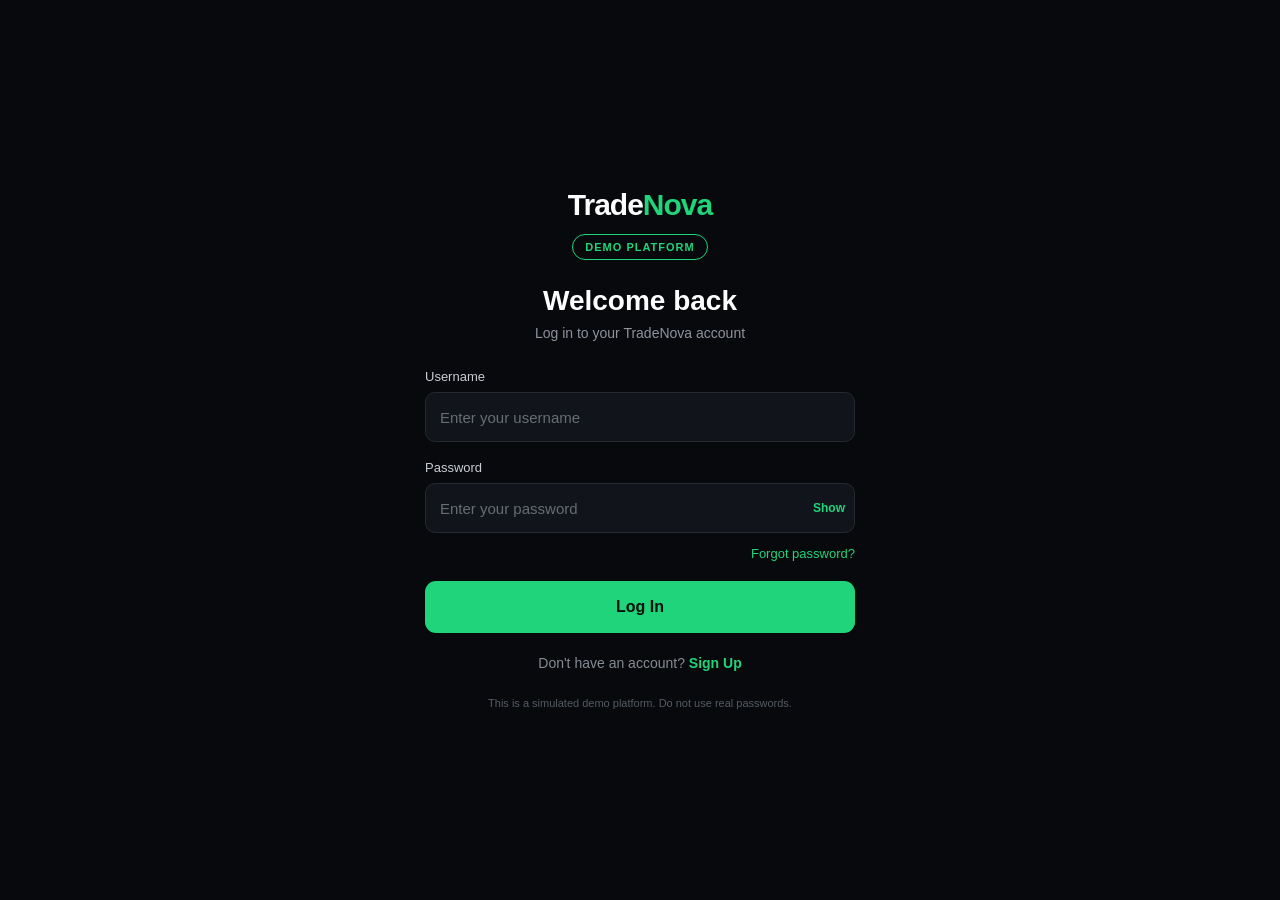
<file: index.html>
<!DOCTYPE html>
<html lang="en">
<head>
    <meta charset="UTF-8">
    <meta name="viewport" content="width=device-width, initial-scale=1.0">
    <title>TradeNova - Welcome</title>

    <meta http-equiv="refresh" content="0; url=login.html">
</head>
<body>
    <p>Welcome to TradeNova Demo...</p>
    <p><a href="login.html">Continue to Login</a></p>
</body>
</html>
</file>
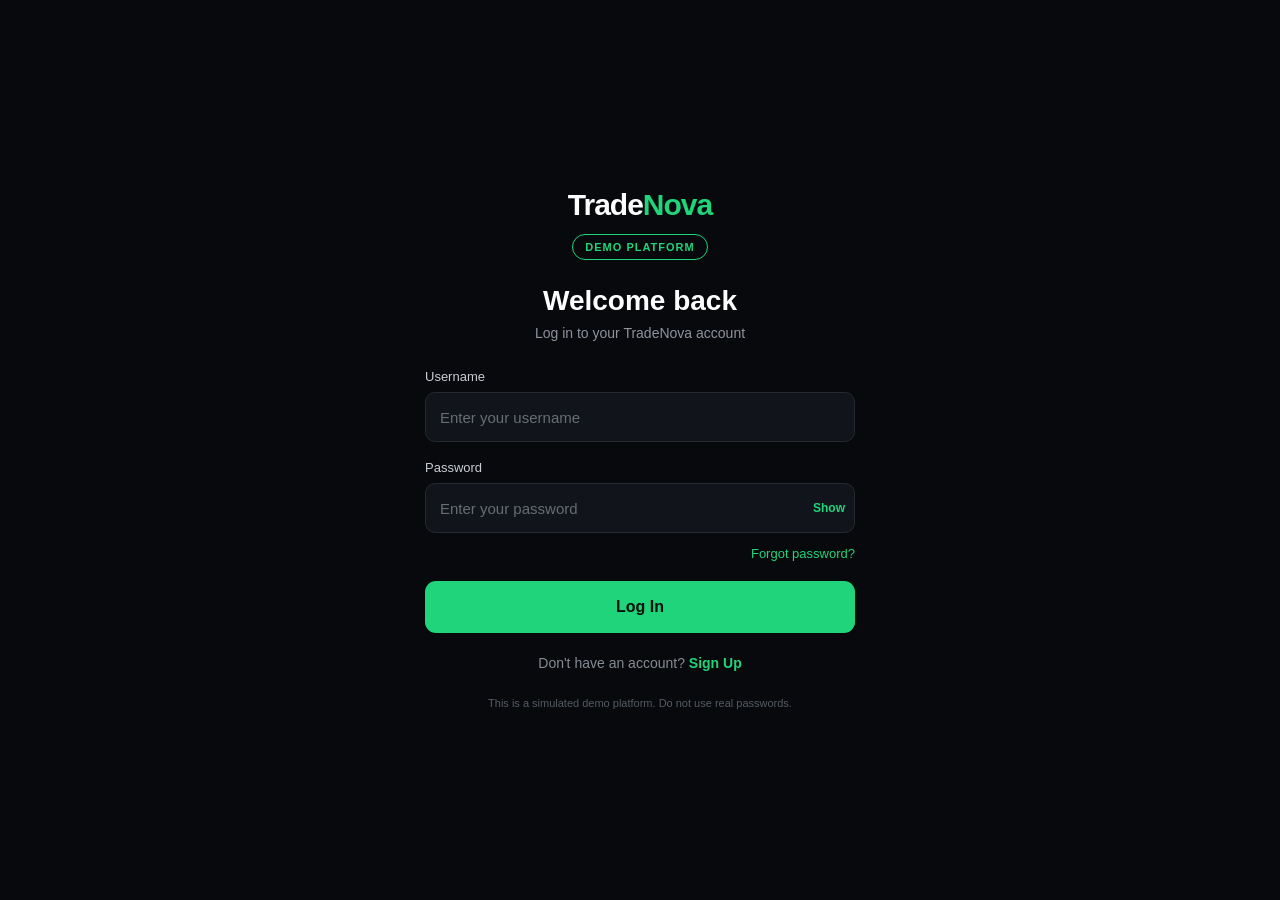
<file: dashboard.html>
<!DOCTYPE html>
<html lang="en">
<head>
    <meta charset="UTF-8">
    <meta name="viewport" content="width=device-width, initial-scale=1.0">

    <title>TradeNova Dashboard</title>

    <script>
        if (localStorage.getItem("demoLoggedIn") !== "true") {
            window.location.replace("./login.html");
        }
    </script>
</head>


<body>

<div class="phone">

    <header>
        <div class="logo">
            <span>↗</span>
            TradeNova
        </div>

        <div class="header-icons">
            🔔
            👤
        </div>
    </header>

    <main>

        <div class="demo-label">
            DEMO ACCOUNT
        </div>

        <section class="balance-card">
            <p>Demo Balance</p>

            <h1>$10,000.00</h1>

            <span>+2.41% today</span>
        </section>

        <div class="quick-actions">

            <button class="deposit">
                ＋ Deposit
            </button>

            <button>
                ⇩ Withdraw
            </button>

            <button>
                ⇄ Trade
            </button>

        </div>

        <section class="market-card">

            <div class="market-top">

                <div>
                    <small>BTC / USDT</small>

                    <h2 id="btcPrice">
                        $68,421.32
                    </h2>
                </div>

                <strong id="percentage">
                    +2.41%
                </strong>

            </div>

            <div class="chart">

                <div class="grid"></div>

                <canvas id="candleChart"></canvas>

            </div>

            <div class="time-buttons">

                <button>1m</button>
                <button>5m</button>

                <button class="active">
                    15m
                </button>

                <button>1h</button>
                <button>4h</button>
                <button>1d</button>

            </div>

        </section>


        <h3>Markets</h3>


        <div class="coin">

            <div class="coin-icon btc">
                ₿
            </div>

            <div>
                <b>BTC/USDT</b>
                <small>Bitcoin</small>
            </div>

            <div class="price">

                <span id="btcMarketPrice">
                    $68,421.32
                </span>

                <span>
                    +2.41%
                </span>

            </div>

        </div>


        <div class="coin">

            <div class="coin-icon eth">
                Ξ
            </div>

            <div>
                <b>ETH/USDT</b>
                <small>Ethereum</small>
            </div>

            <div class="price">
                $3,245.17

                <span>
                    +1.82%
                </span>
            </div>

        </div>


        <div class="coin">

            <div class="coin-icon sol">
                S
            </div>

            <div>
                <b>SOL/USDT</b>
                <small>Solana</small>
            </div>

            <div class="price">
                $162.34

                <span>
                    +3.12%
                </span>
            </div>

        </div>

    </main>


    <nav class="bottom-nav">

        <a class="selected">
            ⌂
            <small>Home</small>
        </a>

        <a>
            ▥
            <small>Markets</small>
        </a>

        <a>
            ⇄
            <small>Trade</small>
        </a>

        <a>
            ▣
            <small>Wallet</small>
        </a>

        <a>
            ●
            <small>Profile</small>
        </a>

    </nav>

</div>


<script>

const canvas = document.getElementById("candleChart");

const ctx = canvas.getContext("2d");

let candles = [];

let price = 68421.32;


/* Generate random number */

function random(min, max) {

    return Math.random() * (max - min) + min;

}


/* Create candle */

function createCandle() {

    const open = price;

    const movement = random(-500, 500);

    const close = open + movement;

    const high =
        Math.max(open, close)
        + random(50, 250);

    const low =
        Math.min(open, close)
        - random(50, 250);

    price = close;

    return {
        open: open,
        close: close,
        high: high,
        low: low
    };

}


/* Starting candles */

for (let i = 0; i < 40; i++) {

    candles.push(createCandle());

}


/* Draw chart */

function drawChart() {

    const width = canvas.clientWidth;

    const height = canvas.clientHeight;

    const ratio = window.devicePixelRatio || 1;

    canvas.width = width * ratio;

    canvas.height = height * ratio;

    ctx.setTransform(
        ratio,
        0,
        0,
        ratio,
        0,
        0
    );

    ctx.clearRect(
        0,
        0,
        width,
        height
    );


    let highest = Math.max(
        ...candles.map(c => c.high)
    );

    let lowest = Math.min(
        ...candles.map(c => c.low)
    );


    const range = highest - lowest;


    highest += range * 0.1;

    lowest -= range * 0.1;


    const spacing =
        width / candles.length;

    const candleWidth =
        Math.max(3, spacing * 0.55);


    candles.forEach((candle, i) => {

        const x =
            i * spacing + spacing / 2;


        const yHigh =
            height -
            ((candle.high - lowest) /
            (highest - lowest)) *
            height;


        const yLow =
            height -
            ((candle.low - lowest) /
            (highest - lowest)) *
            height;


        const yOpen =
            height -
            ((candle.open - lowest) /
            (highest - lowest)) *
            height;


        const yClose =
            height -
            ((candle.close - lowest) /
            (highest - lowest)) *
            height;


        const bullish =
            candle.close >= candle.open;


        const candleColor =
            bullish
            ? "#16e89a"
            : "#ff4757";


        /* Wick */

        ctx.beginPath();

        ctx.moveTo(x, yHigh);

        ctx.lineTo(x, yLow);

        ctx.strokeStyle = candleColor;

        ctx.lineWidth = 1;

        ctx.stroke();


        /* Body */

        const top =
            Math.min(yOpen, yClose);

        const bottom =
            Math.max(yOpen, yClose);


        const bodyHeight =
            Math.max(2, bottom - top);


        ctx.fillStyle = candleColor;


        ctx.fillRect(
            x - candleWidth / 2,
            top,
            candleWidth,
            bodyHeight
        );

    });

}


/* Add new candle */

function newCandle() {

    candles.push(
        createCandle()
    );


    if (candles.length > 40) {

        candles.shift();

    }


    drawChart();


    document.getElementById(
        "btcPrice"
    ).textContent =
        "$" +
        price.toLocaleString(
            "en-US",
            {
                minimumFractionDigits: 2,
                maximumFractionDigits: 2
            }
        );


    document.getElementById(
        "btcMarketPrice"
    ).textContent =
        "$" +
        price.toLocaleString(
            "en-US",
            {
                minimumFractionDigits: 2,
                maximumFractionDigits: 2
            }
        );

}


/* Draw immediately */

drawChart();


/* New candle every 1.5 seconds */

setInterval(
    newCandle,
    1500
);


/* Redraw when window changes */

window.addEventListener(
    "resize",
    drawChart
);


/* Deposit button */

document
    .querySelector(".deposit")
    .addEventListener(
        "click",
        function() {

            alert(
                "Demo support chat will open here."
            );

        }
    );

</script>
<div style="text-align:center; padding:20px;">
    <button
        id="logoutButton"
        style="
            background:#20252d;
            color:#ffffff;
            border:1px solid #20d47b;
            padding:12px 30px;
            border-radius:10px;
            font-size:15px;
            font-weight:bold;
            cursor:pointer;
        "
    >
        Log Out
    </button>
</div>

<script>
    document.getElementById("logoutButton").addEventListener("click", function () {
        localStorage.removeItem("demoLoggedIn");
        window.location.replace("./login.html");
    });
</script>

</body>

</html>
</file>
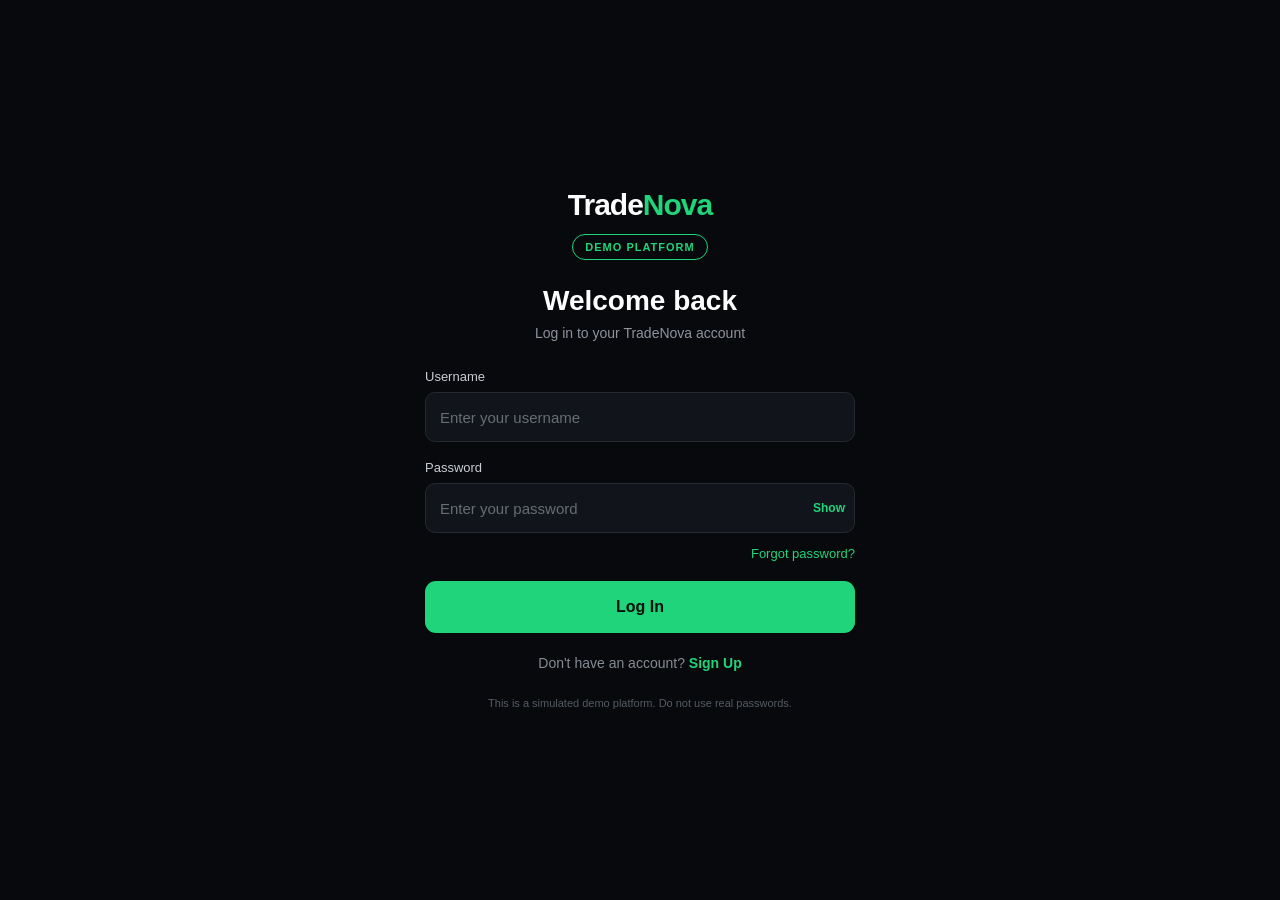
<file: login.html>
<!DOCTYPE html>
<html lang="en">
<head>
    <meta charset="UTF-8">
    <meta name="viewport" content="width=device-width, initial-scale=1.0">

    <title>Login - TradeNova</title>

    <link rel="stylesheet" href="login.css">
</head>

<body>

    <div class="login-container">

        <div class="logo">
            Trade<span>Nova</span>
        </div>

        <div class="demo-badge">
            DEMO PLATFORM
        </div>

        <h1>Welcome back</h1>

        <p class="subtitle">
            Log in to your TradeNova account
        </p>


        <form id="loginForm">

            <!-- Username -->
            <div class="input-group">

                <label for="username">
                    Username
                </label>

                <input
                    type="text"
                    id="username"
                    name="username"
                    placeholder="Enter your username"
                    autocomplete="username"
                    required
                >

            </div>


            <!-- Password -->
            <div class="input-group">

                <label for="password">
                    Password
                </label>

                <div class="password-box">

                    <input
                        type="password"
                        id="password"
                        name="password"
                        placeholder="Enter your password"
                        autocomplete="current-password"
                        required
                    >

                    <button
                        type="button"
                        id="showPassword"
                    >
                        Show
                    </button>

                </div>

            </div>


            <a href="#" class="forgot-password">
                Forgot password?
            </a>


            <button
                type="submit"
                class="login-button"
            >
                Log In
            </button>

        </form>


        <p class="signup-text">

            Don't have an account?

            <a href="signup.html">
                Sign Up
            </a>

        </p>


        <p class="demo-note">
            This is a simulated demo platform.
            Do not use real passwords.
        </p>

    </div>


    <script src="login.js"></script>

</body>
</html>
</file>
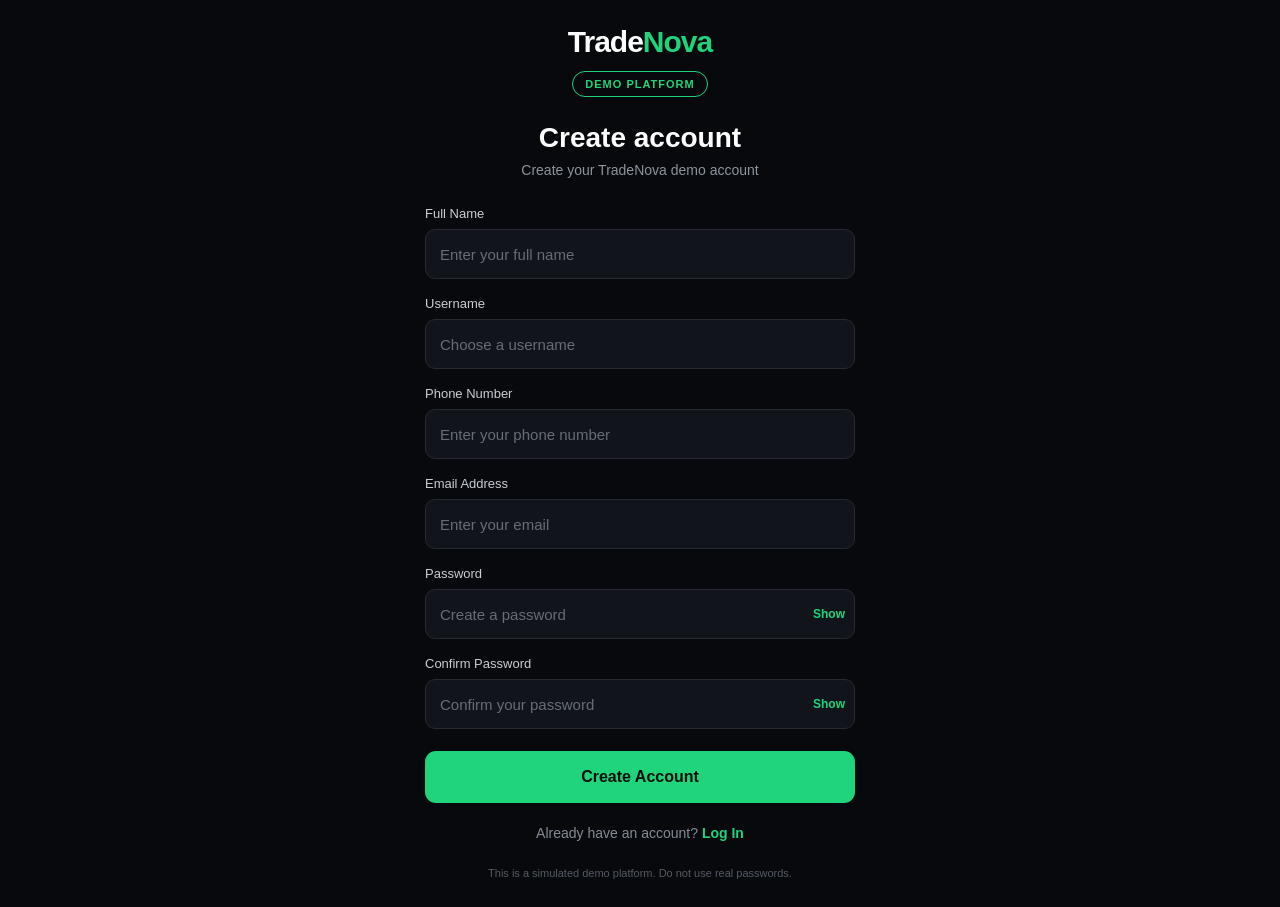
<file: signup.html>
<!DOCTYPE html>
<html lang="en">
<head>
    <meta charset="UTF-8">
    <meta name="viewport" content="width=device-width, initial-scale=1.0">
    <title>Create Account - TradeNova</title>

    <link rel="stylesheet" href="signup.css">
</head>

<body>

    <div class="signup-container">

        <div class="logo">
            Trade<span>Nova</span>
        </div>

        <div class="demo-badge">
            DEMO PLATFORM
        </div>

        <h1>Create account</h1>
        <p class="subtitle">Create your TradeNova demo account</p>

        <form id="signupForm">

            <div class="input-group">
                <label for="fullName">Full Name</label>
                <input
                    type="text"
                    id="fullName"
                    name="name"
                    placeholder="Enter your full name"
                    autocomplete="name"
                    required
                >
            </div>

            <div class="input-group">
                <label for="username">Username</label>
                <input
                    type="text"
                    id="username"
                    name="username"
                    placeholder="Choose a username"
                    autocomplete="username"
                    required
                >
            </div>

            <div class="input-group">
                <label for="phone">Phone Number</label>
                <input
                    type="tel"
                    id="phone"
                    name="phone"
                    placeholder="Enter your phone number"
                    autocomplete="tel"
                    required
                >
            </div>

            <div class="input-group">
                <label for="email">Email Address</label>
                <input
                    type="email"
                    id="email"
                    name="email"
                    placeholder="Enter your email"
                    autocomplete="email"
                    required
                >
            </div>

            <div class="input-group">
                <label for="password">Password</label>

                <div class="password-box">
                    <input
                        type="password"
                        id="password"
                        name="password"
                        placeholder="Create a password"
                        autocomplete="new-password"
                        minlength="6"
                        required
                    >

                    <button type="button" id="showPassword">
                        Show
                    </button>
                </div>
            </div>

            <div class="input-group">
                <label for="confirmPassword">Confirm Password</label>

                <div class="password-box">
                    <input
                        type="password"
                        id="confirmPassword"
                        name="confirmPassword"
                        placeholder="Confirm your password"
                        autocomplete="new-password"
                        minlength="6"
                        required
                    >

                    <button type="button" id="showConfirmPassword">
                        Show
                    </button>
                </div>
            </div>

            <button type="submit" class="signup-button">
                Create Account
            </button>

        </form>

        <p class="login-text">
            Already have an account?
            <a href="login.html">Log In</a>
        </p>

        <p class="demo-note">
            This is a simulated demo platform. Do not use real passwords.
        </p>

    </div>

    <script src="signup.js"></script>

</body>
</html>
</file>
<file: login.css>
* {
    box-sizing: border-box;
    margin: 0;
    padding: 0;
}

body {
    font-family: Arial, Helvetica, sans-serif;
    background: #07090d;
    color: #ffffff;
    min-height: 100vh;

    display: flex;
    justify-content: center;
    align-items: center;

    padding: 25px 18px;
}

.login-container {
    width: 100%;
    max-width: 430px;
}

.logo {
    text-align: center;
    font-size: 30px;
    font-weight: 800;
    letter-spacing: -1px;
    margin-bottom: 12px;
}

.logo span {
    color: #20d47b;
}

.demo-badge {
    width: fit-content;
    margin: 0 auto 25px;

    padding: 6px 12px;

    border: 1px solid #20d47b;
    border-radius: 20px;

    color: #20d47b;

    font-size: 11px;
    font-weight: bold;
    letter-spacing: 1px;
}

h1 {
    text-align: center;
    font-size: 28px;
    margin-bottom: 8px;
}

.subtitle {
    text-align: center;
    color: #8d949e;
    font-size: 14px;
    margin-bottom: 28px;
}

.input-group {
    margin-bottom: 18px;
}

label {
    display: block;
    font-size: 13px;
    color: #c9ced5;
    margin-bottom: 8px;
}

input {
    width: 100%;
    height: 50px;

    border: 1px solid #252a32;
    border-radius: 10px;

    background: #11151b;
    color: white;

    padding: 0 14px;

    font-size: 15px;
    outline: none;
}

input:focus {
    border-color: #20d47b;
}

input::placeholder {
    color: #666d76;
}

.password-box {
    position: relative;
}

.password-box input {
    padding-right: 65px;
}

.password-box button {
    position: absolute;

    right: 10px;
    top: 50%;

    transform: translateY(-50%);

    border: none;
    background: transparent;

    color: #20d47b;

    font-size: 12px;
    font-weight: bold;

    cursor: pointer;
}

.forgot-password {
    display: block;

    text-align: right;

    color: #20d47b;

    font-size: 13px;
    text-decoration: none;

    margin-top: -5px;
    margin-bottom: 20px;
}

.login-button {
    width: 100%;
    height: 52px;

    border: none;
    border-radius: 11px;

    background: #20d47b;
    color: #06100a;

    font-size: 16px;
    font-weight: 800;

    cursor: pointer;
}

.login-button:hover {
    background: #29e889;
}

.signup-text {
    text-align: center;

    margin-top: 22px;

    color: #858c96;
    font-size: 14px;
}

.signup-text a {
    color: #20d47b;
    text-decoration: none;
    font-weight: bold;
}

.demo-note {
    text-align: center;

    color: #555c65;

    font-size: 11px;
    line-height: 1.5;

    margin-top: 24px;
}
</file>
<file: signup.css>
* {
    box-sizing: border-box;
    margin: 0;
    padding: 0;
}

body {
    font-family: Arial, Helvetica, sans-serif;
    background: #07090d;
    color: #ffffff;
    min-height: 100vh;
    display: flex;
    justify-content: center;
    align-items: center;
    padding: 25px 18px;
}

.signup-container {
    width: 100%;
    max-width: 430px;
}

.logo {
    text-align: center;
    font-size: 30px;
    font-weight: 800;
    letter-spacing: -1px;
    margin-bottom: 12px;
}

.logo span {
    color: #20d47b;
}

.demo-badge {
    width: fit-content;
    margin: 0 auto 25px;
    padding: 6px 12px;
    border: 1px solid #20d47b;
    border-radius: 20px;
    color: #20d47b;
    font-size: 11px;
    font-weight: bold;
    letter-spacing: 1px;
}

h1 {
    text-align: center;
    font-size: 28px;
    margin-bottom: 8px;
}

.subtitle {
    text-align: center;
    color: #8d949e;
    font-size: 14px;
    margin-bottom: 28px;
}

.input-group {
    margin-bottom: 17px;
}

label {
    display: block;
    font-size: 13px;
    color: #c9ced5;
    margin-bottom: 8px;
}

input {
    width: 100%;
    height: 50px;
    border: 1px solid #252a32;
    border-radius: 10px;
    background: #11151b;
    color: white;
    padding: 0 14px;
    font-size: 15px;
    outline: none;
}

input:focus {
    border-color: #20d47b;
}

input::placeholder {
    color: #666d76;
}

.password-box {
    position: relative;
}

.password-box input {
    padding-right: 65px;
}

.password-box button {
    position: absolute;
    right: 10px;
    top: 50%;
    transform: translateY(-50%);
    border: none;
    background: transparent;
    color: #20d47b;
    font-size: 12px;
    font-weight: bold;
    cursor: pointer;
}

.signup-button {
    width: 100%;
    height: 52px;
    border: none;
    border-radius: 11px;
    background: #20d47b;
    color: #06100a;
    font-size: 16px;
    font-weight: 800;
    cursor: pointer;
    margin-top: 5px;
}

.signup-button:hover {
    background: #29e889;
}

.login-text {
    text-align: center;
    margin-top: 22px;
    color: #858c96;
    font-size: 14px;
}

.login-text a {
    color: #20d47b;
    text-decoration: none;
    font-weight: bold;
}

.demo-note {
    text-align: center;
    color: #555c65;
    font-size: 11px;
    line-height: 1.5;
    margin-top: 24px;
}
</file>
